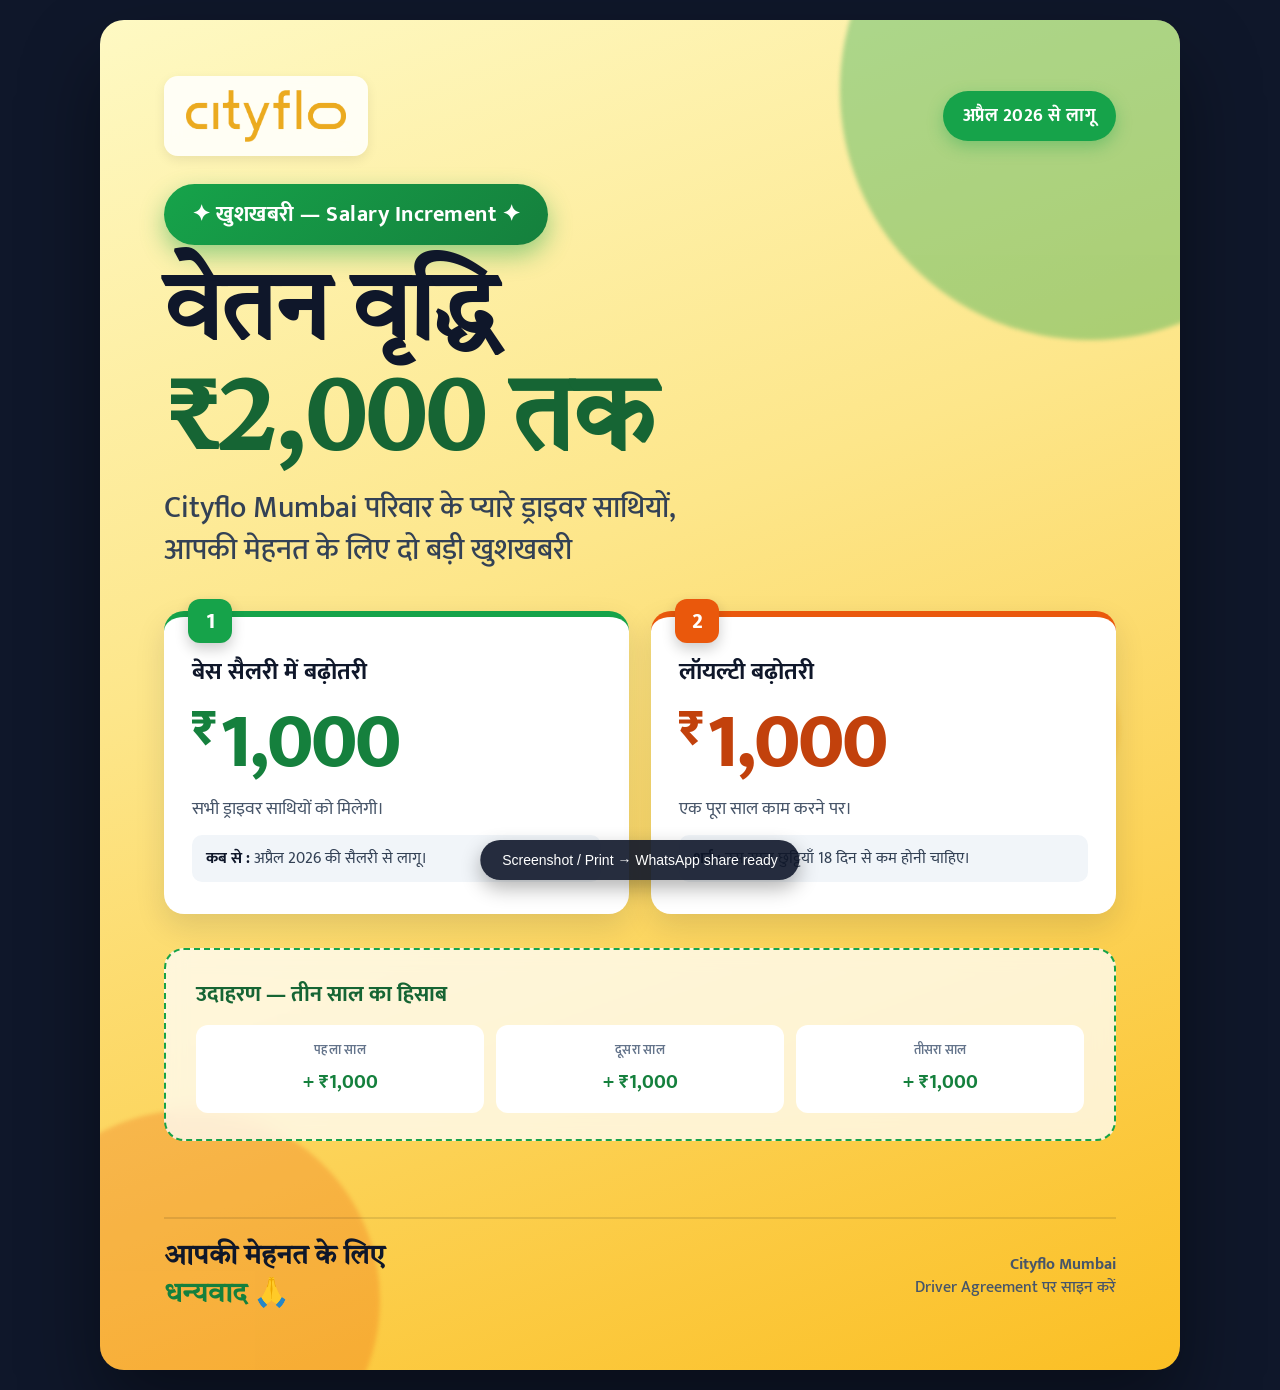
<file: poster.html>
<!DOCTYPE html>
<html lang="hi">
<head>
<meta charset="UTF-8">
<title>Cityflo — वेतन वृद्धि पोस्टर</title>
<link rel="preconnect" href="https://fonts.googleapis.com">
<link rel="preconnect" href="https://fonts.gstatic.com" crossorigin>
<link href="https://fonts.googleapis.com/css2?family=Mukta:wght@400;600;700;800&family=Tiro+Devanagari+Hindi&display=swap" rel="stylesheet">
<style>
  * { box-sizing: border-box; margin: 0; padding: 0; }
  body {
    font-family: 'Mukta', 'Noto Sans Devanagari', sans-serif;
    background: #0f172a;
    min-height: 100vh;
    display: flex;
    align-items: center;
    justify-content: center;
    padding: 20px;
  }
  .poster {
    width: 1080px;
    height: 1350px;
    background: linear-gradient(160deg, #fef9c3 0%, #fde68a 40%, #fbbf24 100%);
    position: relative;
    overflow: hidden;
    border-radius: 24px;
    box-shadow: 0 40px 80px rgba(0,0,0,0.4);
    transform-origin: center;
  }
  @media (max-width: 1120px) {
    .poster { transform: scale(0.65); }
  }
  @media (max-width: 720px) {
    .poster { transform: scale(0.35); }
  }
  @media (max-width: 420px) {
    .poster { transform: scale(0.3); }
  }
  .deco1, .deco2, .deco3 {
    position: absolute;
    border-radius: 50%;
    opacity: 0.35;
    filter: blur(2px);
  }
  .deco1 { width: 500px; height: 500px; background: #16a34a; top: -180px; right: -160px; }
  .deco2 { width: 380px; height: 380px; background: #ea580c; bottom: -120px; left: -100px; opacity: 0.25; }
  .deco3 { width: 200px; height: 200px; background: #f59e0b; top: 45%; right: 60px; opacity: 0.2; }
  .content {
    position: relative;
    z-index: 2;
    padding: 56px 64px;
    height: 100%;
    display: flex;
    flex-direction: column;
  }
  .header {
    display: flex;
    align-items: center;
    justify-content: space-between;
    margin-bottom: 28px;
  }
  .logo-box {
    background: rgba(255,255,255,0.85);
    padding: 14px 22px;
    border-radius: 14px;
    backdrop-filter: blur(8px);
    box-shadow: 0 4px 12px rgba(0,0,0,0.08);
  }
  .logo-box img { height: 52px; display: block; }
  .date-tag {
    background: #16a34a;
    color: white;
    padding: 10px 20px;
    border-radius: 999px;
    font-weight: 700;
    font-size: 18px;
    letter-spacing: 0.5px;
    box-shadow: 0 6px 16px rgba(22,163,74,0.35);
  }
  .celebrate-badge {
    display: inline-block;
    background: linear-gradient(135deg, #16a34a, #15803d);
    color: white;
    padding: 12px 28px;
    border-radius: 999px;
    font-weight: 700;
    font-size: 22px;
    letter-spacing: 0.5px;
    margin-bottom: 20px;
    align-self: flex-start;
    box-shadow: 0 10px 24px rgba(22,163,74,0.45);
  }
  h1 {
    font-family: 'Tiro Devanagari Hindi', serif;
    font-size: 96px;
    line-height: 1.05;
    color: #0f172a;
    font-weight: 700;
    margin-bottom: 8px;
    letter-spacing: -1px;
  }
  h1 .highlight {
    color: #166534;
    display: block;
    font-size: 108px;
  }
  .subtitle {
    font-size: 30px;
    color: #334155;
    font-weight: 500;
    margin-bottom: 40px;
    line-height: 1.4;
  }
  .cards {
    display: grid;
    grid-template-columns: 1fr 1fr;
    gap: 22px;
    margin-bottom: 34px;
  }
  .card {
    background: white;
    padding: 32px 28px;
    border-radius: 20px;
    position: relative;
    box-shadow: 0 12px 30px rgba(15,23,42,0.12);
    border-top: 6px solid #16a34a;
  }
  .card.loyalty { border-top-color: #ea580c; }
  .card-num {
    position: absolute;
    top: -18px;
    left: 24px;
    background: #16a34a;
    color: white;
    width: 44px;
    height: 44px;
    border-radius: 12px;
    display: flex;
    align-items: center;
    justify-content: center;
    font-weight: 800;
    font-size: 22px;
    box-shadow: 0 6px 14px rgba(0,0,0,0.2);
  }
  .card.loyalty .card-num { background: #ea580c; }
  .card h2 {
    font-size: 24px;
    color: #0f172a;
    margin-bottom: 16px;
    font-weight: 700;
    margin-top: 8px;
    line-height: 1.3;
  }
  .amount {
    font-family: 'Mukta', sans-serif;
    font-size: 78px;
    font-weight: 800;
    color: #15803d;
    line-height: 1;
    letter-spacing: -2px;
    margin: 6px 0 14px;
  }
  .card.loyalty .amount { color: #c2410c; }
  .amount .rupee { font-size: 52px; vertical-align: top; margin-right: 2px; }
  .card p {
    font-size: 18px;
    color: #475569;
    line-height: 1.5;
  }
  .card .note {
    margin-top: 12px;
    padding: 10px 14px;
    background: #f1f5f9;
    border-radius: 10px;
    font-size: 16px;
    color: #334155;
  }
  .card .note strong { color: #0f172a; }
  .example {
    background: rgba(255,255,255,0.75);
    backdrop-filter: blur(10px);
    border-radius: 20px;
    padding: 26px 30px;
    border: 2px dashed #16a34a;
    margin-bottom: 30px;
  }
  .example h3 {
    font-size: 22px;
    color: #166534;
    margin-bottom: 12px;
    font-weight: 700;
  }
  .example-grid {
    display: grid;
    grid-template-columns: repeat(3, 1fr);
    gap: 12px;
  }
  .year-box {
    background: white;
    padding: 14px 16px;
    border-radius: 12px;
    text-align: center;
  }
  .year-box .yr {
    font-size: 13px;
    color: #64748b;
    font-weight: 600;
    letter-spacing: 0.3px;
    text-transform: uppercase;
  }
  .year-box .val {
    font-size: 20px;
    font-weight: 700;
    color: #15803d;
    margin-top: 4px;
  }
  .footer {
    margin-top: auto;
    display: flex;
    align-items: center;
    justify-content: space-between;
    padding-top: 20px;
    border-top: 2px solid rgba(0,0,0,0.1);
  }
  .thanks {
    font-family: 'Tiro Devanagari Hindi', serif;
    font-size: 28px;
    color: #0f172a;
    font-weight: 700;
  }
  .thanks .accent { color: #15803d; }
  .brand {
    font-size: 16px;
    color: #475569;
    text-align: right;
    font-weight: 500;
    line-height: 1.4;
  }

  /* Download hint — only visible on screen, hidden when saving */
  .hint {
    position: fixed;
    bottom: 20px;
    left: 50%;
    transform: translateX(-50%);
    background: rgba(15,23,42,0.9);
    color: white;
    padding: 12px 22px;
    border-radius: 999px;
    font-size: 14px;
    font-family: sans-serif;
    z-index: 100;
    box-shadow: 0 8px 20px rgba(0,0,0,0.3);
  }
  @media print {
    body { background: white; padding: 0; }
    .poster { box-shadow: none; border-radius: 0; transform: none; }
    .hint { display: none; }
    @page { size: 1080px 1350px; margin: 0; }
  }
</style>
</head>
<body>
  <div class="poster" id="poster">
    <div class="deco1"></div>
    <div class="deco2"></div>
    <div class="deco3"></div>

    <div class="content">
      <div class="header">
        <div class="logo-box">
          <img src="logo.png" alt="Cityflo">
        </div>
        <div class="date-tag">अप्रैल 2026 से लागू</div>
      </div>

      <span class="celebrate-badge">✦ खुशखबरी — Salary Increment ✦</span>

      <h1>
        वेतन वृद्धि
        <span class="highlight">₹2,000 तक</span>
      </h1>
      <p class="subtitle">
        Cityflo Mumbai परिवार के प्यारे ड्राइवर साथियों,<br>
        आपकी मेहनत के लिए दो बड़ी खुशखबरी
      </p>

      <div class="cards">
        <div class="card">
          <div class="card-num">1</div>
          <h2>बेस सैलरी में बढ़ोतरी</h2>
          <div class="amount"><span class="rupee">₹</span>1,000</div>
          <p>सभी ड्राइवर साथियों को मिलेगी।</p>
          <div class="note"><strong>कब से :</strong> अप्रैल 2026 की सैलरी से लागू।</div>
        </div>

        <div class="card loyalty">
          <div class="card-num">2</div>
          <h2>लॉयल्टी बढ़ोतरी</h2>
          <div class="amount"><span class="rupee">₹</span>1,000</div>
          <p>एक पूरा साल काम करने पर।</p>
          <div class="note"><strong>शर्त :</strong> उस साल छुट्टियाँ 18 दिन से कम होनी चाहिए।</div>
        </div>
      </div>

      <div class="example">
        <h3>उदाहरण — तीन साल का हिसाब</h3>
        <div class="example-grid">
          <div class="year-box">
            <div class="yr">पहला साल</div>
            <div class="val">+ ₹1,000</div>
          </div>
          <div class="year-box">
            <div class="yr">दूसरा साल</div>
            <div class="val">+ ₹1,000</div>
          </div>
          <div class="year-box">
            <div class="yr">तीसरा साल</div>
            <div class="val">+ ₹1,000</div>
          </div>
        </div>
      </div>

      <div class="footer">
        <div class="thanks">
          आपकी मेहनत के लिए<br>
          <span class="accent">धन्यवाद 🙏</span>
        </div>
        <div class="brand">
          <strong>Cityflo Mumbai</strong><br>
          Driver Agreement पर साइन करें
        </div>
      </div>
    </div>
  </div>

  <div class="hint">Screenshot / Print → WhatsApp share ready</div>
</body>
</html>
</file>
